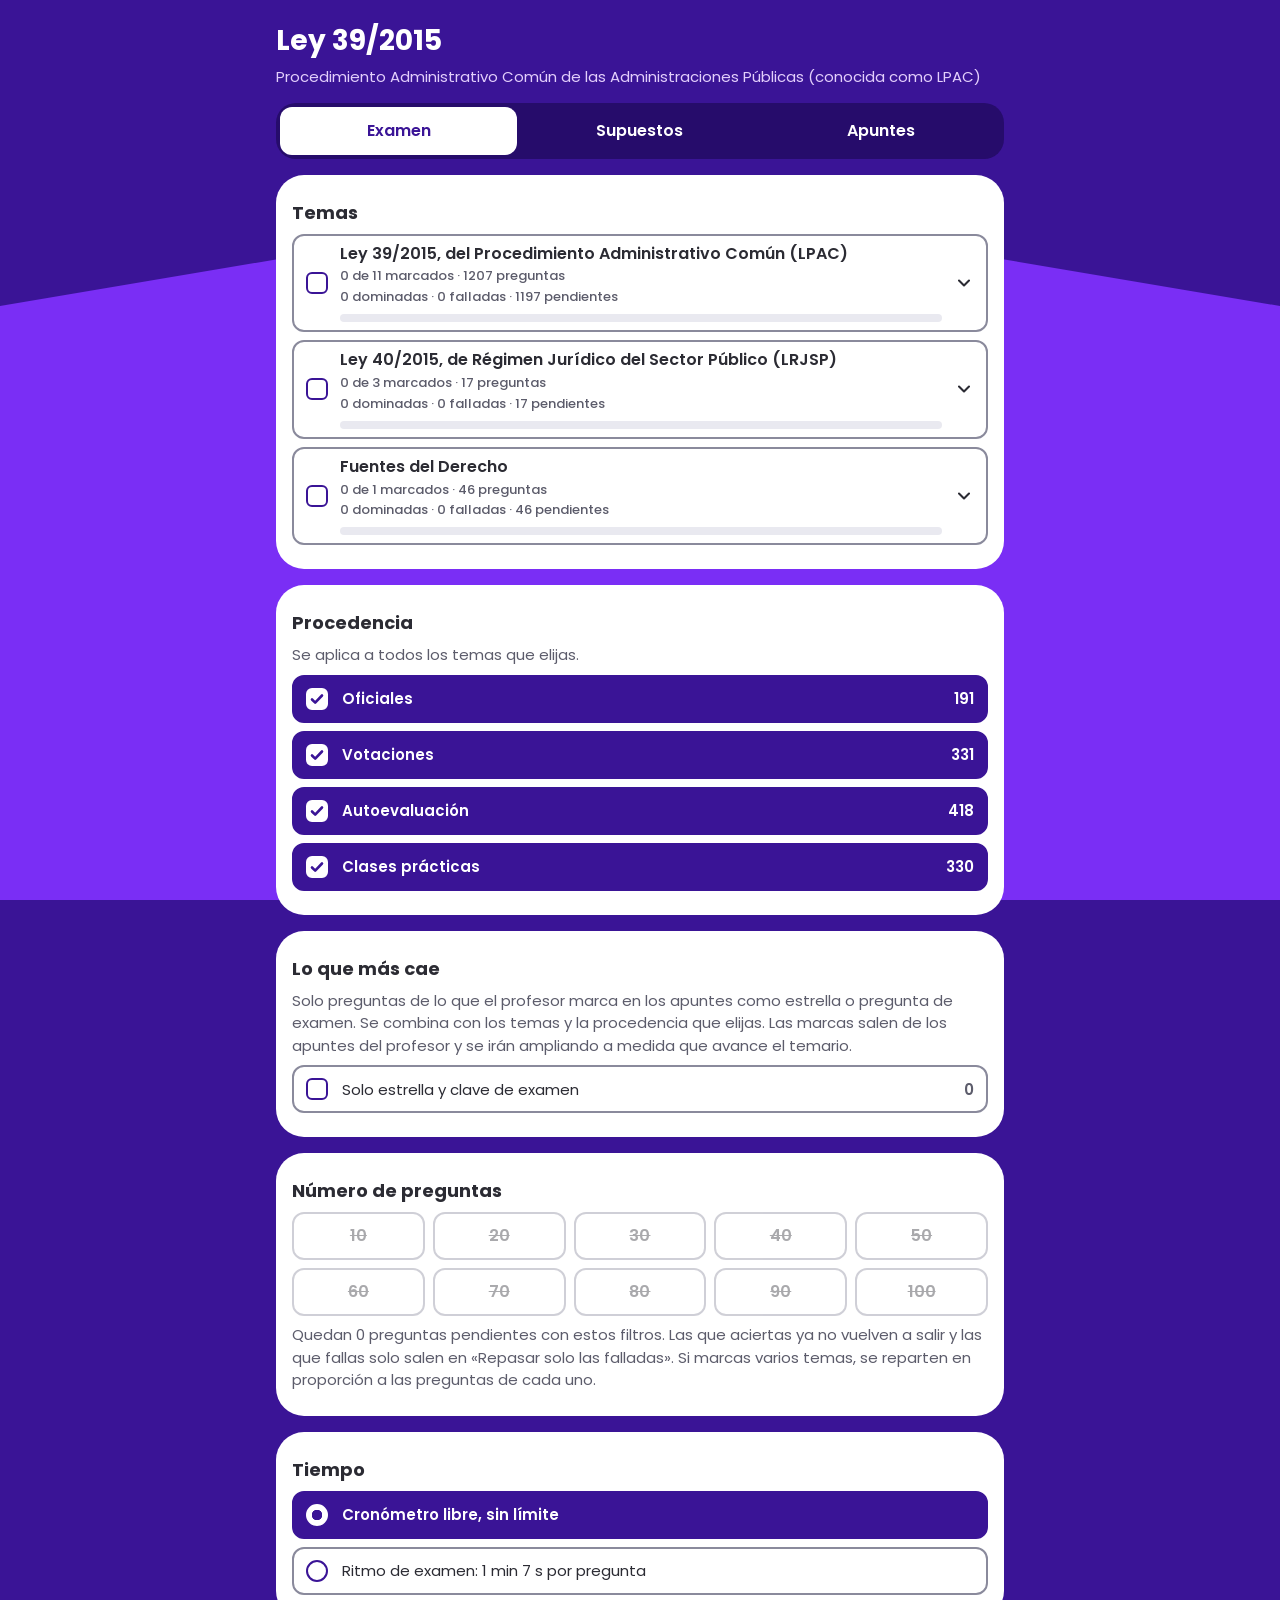
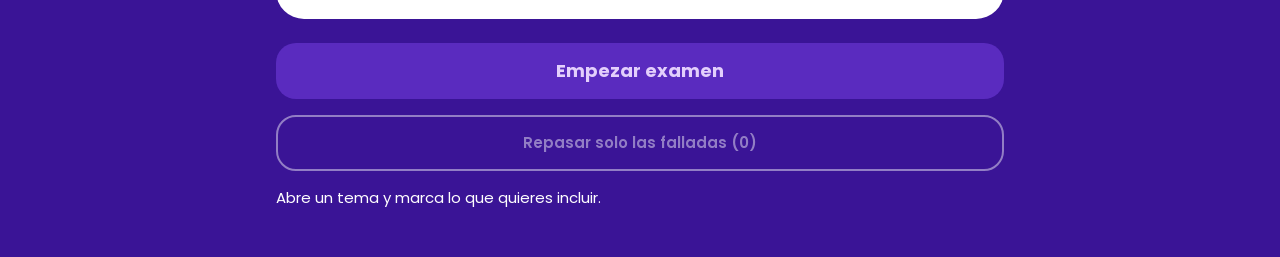
<file: index.html>
<!doctype html>
<html lang="es">
<head>
<meta charset="utf-8">
<meta name="viewport" content="width=device-width,initial-scale=1,viewport-fit=cover">
<link rel="icon" type="image/svg+xml" href="favicon.svg">
<title>Ley 39/2015</title>
<meta name="description" content="Procedimiento Administrativo Común de las Administraciones Públicas (conocida como LPAC). Exámenes tipo test con todas las respuestas explicadas.">
<meta name="theme-color" content="#3A1496">
<link rel="preconnect" href="https://fonts.googleapis.com">
<link rel="preconnect" href="https://fonts.gstatic.com" crossorigin>
<link rel="stylesheet" href="https://fonts.googleapis.com/css2?family=Poppins:wght@400;500;600;700&display=swap">
<link rel="stylesheet" href="css/estilos.css?v=59">
</head>
<body>
<div id="app"></div>
<dialog id="dialogo" class="dialogo"></dialog>
<div id="aviso" class="solo-lector" aria-live="polite"></div>
<noscript>Esta aplicación necesita JavaScript.</noscript>
<!-- Cada tema es un archivo de datos: añade aquí su línea. -->
<script src="data/ley39.js?v=61"></script>
<script src="data/ley40.js?v=61"></script>
<script src="data/fuentes.js?v=61"></script>
<script src="data/contratos.js?v=61"></script>
<script src="data/esquemas.js?v=61"></script>
<script src="js/vendor/gsap.min.js?v=3.13.0"></script>
<script src="js/vendor/Flip.min.js?v=3.13.0"></script>
<script src="js/movimiento.js?v=59"></script>
<script src="js/visor.js?v=59"></script>
<script src="js/app.js?v=61"></script>
</body>
</html>
</file>
<file: css/estilos.css>
:root{
  /* Color, tomado de la foto de referencia */
  --violeta-oscuro:#3A1496; --violeta:#7A2EF5; --violeta-medio:#5A2BBF; --lila:#C9A0FA; --lila-claro:#E3CFFC;
  --pista:#260C6B; --blanco:#FFFFFF; --tinta:#2B2B33; --tinta-2:#5C5C6B; --borde:#8A8A9C; --linea:#DADAE3; --superficie:#F5F3FB;
  --verde:#8AE58C; --verde-canto:#55B85C; --verde-tinta:#0B3B17; --verde-barra:#3CC47C;
  --ok-fondo:#DFFBDF; --ok-borde:#3F9E4D; --ok-tinta:#14632A;
  --mal-fondo:#FFDEDE; --mal-borde:#D4504F; --mal-tinta:#A21F1F;
  --blanco-fondo:#E9E9F0; --blanco-tinta:#4B4B5A;
  /* Radios */
  --r-s:12px; --r-m:20px; --r-l:28px; --r-total:999px;
  /* Espacios */
  --e1:4px; --e2:8px; --e3:12px; --e4:16px; --e5:24px; --e6:32px; --e7:48px;
  /* Tipografía */
  --t-xs:.8125rem; --t-s:.9375rem; --t-m:1rem; --t-l:1.125rem; --t-xl:1.375rem; --t-xxl:1.75rem;
  --fuente:"Poppins",Arial,sans-serif;
  --ancho:1120px;
}
*{box-sizing:border-box}
[hidden]{display:none!important}
html,body{margin:0;height:100%}
body{background:var(--violeta-oscuro);color:var(--tinta);font:400 var(--t-m)/1.5 var(--fuente);-webkit-font-smoothing:antialiased}
h1,h2,h3,p{margin:0}
button{font:inherit;color:inherit;cursor:pointer}
button:disabled{cursor:not-allowed}
:focus-visible{outline:3px solid var(--tinta);outline-offset:2px}
.sobre-violeta :focus-visible,.cabecera :focus-visible,.pie :focus-visible{outline-color:var(--blanco)}
.solo-lector{position:absolute;width:1px;height:1px;margin:-1px;padding:0;border:0;overflow:hidden;clip-path:inset(50%);white-space:nowrap}

/* ---------- Fondo de dos tonos, como la foto ---------- */
.fondo{position:fixed;inset:0;z-index:-1;background:var(--violeta-oscuro)}
.fondo::after{content:"";position:absolute;inset:0;background:var(--violeta);clip-path:polygon(0 34%,50% 22%,100% 34%,100% 100%,0 100%)}

/* ---------- Pantalla fija ---------- */
.fija{height:100vh;height:100dvh;display:flex;flex-direction:column;overflow:hidden;
  padding:max(var(--e3),env(safe-area-inset-top)) var(--e4) max(var(--e3),env(safe-area-inset-bottom));
  max-width:var(--ancho);margin:0 auto;gap:var(--e3)}
/* Dos columnas laterales iguales: el contador del centro no se mueve aunque cambie el ancho del reloj. */
.cabecera{display:grid;grid-template-columns:minmax(0,1fr) auto minmax(0,1fr);align-items:center;gap:var(--e2);color:var(--blanco);flex:none}
.cabecera>:first-child{justify-self:start}
.cabecera>:last-child{justify-self:end}
.cuenta{text-align:center;font-weight:600;font-size:var(--t-m);white-space:nowrap;font-variant-numeric:tabular-nums}
.btn-cuadrado{width:44px;height:44px;flex:none;display:grid;place-items:center;border:0;border-radius:var(--r-s);background:var(--violeta-medio);color:var(--blanco)}
.btn-cuadrado svg{width:24px;height:24px}
.btn-cuadrado:disabled{opacity:.45}
.controles{display:flex;align-items:center;gap:var(--e2)}
.btn-pausa{width:44px;height:44px;display:grid;place-items:center;border:0;border-radius:var(--r-s);background:var(--violeta-medio);color:var(--blanco)}
.btn-pausa svg{width:22px;height:22px}
.reloj{display:inline-flex;align-items:center;gap:var(--e1);min-height:44px;padding:0 var(--e3);border:0;border-radius:var(--r-total);
  background:var(--violeta);color:var(--blanco);font-weight:600;font-variant-numeric:tabular-nums}
.reloj svg{width:20px;height:20px}
/* Poppins no tiene números de ancho fijo: sin esto el reloj cambia de tamaño cada segundo. */
#reloj-t{display:inline-block;min-width:3em;text-align:center}
#reloj-t.largo{min-width:3.7em}
.reloj.poco{background:var(--blanco);color:var(--mal-tinta)}
.progreso{flex:none;height:12px;border-radius:var(--r-total);background:var(--pista);overflow:hidden}
.progreso i{display:block;height:100%;background:var(--verde-barra);border-radius:var(--r-total)}

/* ---------- Tarjeta de pregunta con las hojas apiladas ---------- */
.pila{flex:1;min-height:0;position:relative;display:flex;flex-direction:column;margin-bottom:var(--e4)}
.pila::before,.pila::after{content:"";position:absolute;left:var(--e4);right:var(--e4);bottom:-8px;height:40px;background:var(--lila);border-radius:0 0 var(--r-m) var(--r-m);z-index:0}
.pila::after{left:var(--e6);right:var(--e6);bottom:-16px;background:var(--lila);opacity:.55;z-index:-1}
.tarjeta{position:relative;z-index:1;flex:1;min-height:0;display:flex;flex-direction:column;background:var(--blanco);border-radius:var(--r-l);overflow:hidden}
.tarjeta-cuerpo{flex:1;min-height:0;overflow-y:auto;padding:var(--e4);-webkit-overflow-scrolling:touch}
.etiqueta{display:flex;justify-content:space-between;gap:var(--e3);align-items:baseline;color:var(--tinta-2);font-size:var(--t-xs)}
.enunciado{font-size:var(--t-l);line-height:1.4;font-weight:600;margin:var(--e2) 0 var(--e4);white-space:pre-line}
.enunciado:focus{outline:none}
.opciones{display:grid;gap:var(--e2)}
.opcion{display:grid;grid-template-columns:auto 1fr auto;gap:var(--e3);align-items:center;width:100%;min-height:52px;text-align:left;
  padding:var(--e3) var(--e4);background:var(--blanco);border:2px solid var(--borde);border-radius:var(--r-m);font-weight:500;font-size:var(--t-s);line-height:1.35}
.opcion:disabled{cursor:default;color:var(--tinta)}
.letra{font-weight:700;width:1.25em}
.marca{width:28px;height:28px;display:none}
.opcion.bien,.opcion.mal{border-color:var(--ok-borde);background:var(--ok-fondo)}
.opcion.mal{border-color:var(--mal-borde);background:var(--mal-fondo)}
.opcion.bien .marca,.opcion.mal .marca{display:block}
.opcion.elegida,.opcion.elegida:not(:disabled):hover{border-color:var(--violeta-oscuro);background:var(--violeta-oscuro);color:var(--blanco);font-weight:600}
.opcion.elegida .marca{display:block}
.btn-apoyo{display:inline-flex;align-items:center;gap:var(--e2);margin:0 0 var(--e3);min-height:44px;padding:0 var(--e4);border:2px solid var(--violeta);border-radius:var(--r-total);background:var(--blanco);color:var(--violeta-oscuro);font-weight:600;font-size:var(--t-s)}
.btn-apoyo svg{width:20px;height:20px}
.pista-scroll{position:absolute;left:50%;bottom:var(--e2);transform:translateX(-50%);z-index:2;padding:var(--e1) var(--e3);border-radius:var(--r-total);background:var(--tinta);color:var(--blanco);font-size:var(--t-xs);pointer-events:none;white-space:nowrap}

/* ---------- Pie con los botones ---------- */
.pie{flex:none;display:grid;grid-template-columns:1fr 1.5fr;gap:var(--e3);align-items:stretch;padding-top:var(--e2)}
.btn{min-height:56px;padding:var(--e2) var(--e5);border:0;border-radius:var(--r-m);font-weight:700;font-size:var(--t-l);text-align:center;text-decoration:none;display:inline-flex;align-items:center;justify-content:center}
.btn-principal{background:var(--verde);color:var(--verde-tinta);box-shadow:0 6px 0 var(--verde-canto)}
.btn-principal:active:not(:disabled){transform:translateY(3px);box-shadow:0 3px 0 var(--verde-canto)}
.btn-principal:disabled{background:var(--violeta-medio);color:var(--lila-claro);box-shadow:none}
.btn-secundario{background:none;color:var(--blanco);border:2px solid var(--blanco);font-size:var(--t-s);font-weight:600;line-height:1.2;padding:var(--e2)}
.btn-secundario:disabled{opacity:.45}
.btn-claro{background:var(--superficie);color:var(--violeta-oscuro);border:2px solid var(--violeta);font-size:var(--t-s);font-weight:600}

/* ---------- Páginas con scroll: inicio y resultados ---------- */
.pagina{min-height:100vh;min-height:100svh;overflow-anchor:none;max-width:760px;margin:0 auto;padding:var(--e5) var(--e4) var(--e7);display:flex;flex-direction:column;gap:var(--e4)}
.pagina-titulo{color:var(--blanco);font-size:var(--t-xxl);line-height:1.2;font-weight:700}
.pagina-desc{color:var(--lila-claro);font-size:var(--t-s);line-height:1.4;margin-top:calc(-1 * var(--e2))}
.pagina-sub{color:var(--blanco);font-size:var(--t-s)}
.panel{background:var(--blanco);border-radius:var(--r-l);padding:var(--e5) var(--e4);display:grid;gap:var(--e3)}
.panel h2{font-size:var(--t-l);font-weight:700;line-height:1.3}
.panel h3{font-size:var(--t-m);font-weight:600}
.nota{font-size:var(--t-s);color:var(--tinta-2)}
.pestanas{display:grid;grid-template-columns:repeat(3,1fr);gap:var(--e1);padding:var(--e1);background:var(--pista);border-radius:var(--r-m)}
.pestana{position:relative;z-index:1;grid-row:1;min-height:48px;border:0;border-radius:var(--r-s);background:none;color:var(--blanco);font-weight:600}
.pestana:nth-of-type(1){grid-column:1}
.pestana:nth-of-type(2){grid-column:2}
.pestana:nth-of-type(3){grid-column:3}
.pestana[aria-selected="true"]{color:var(--violeta-oscuro)}
/* Fondo de la pestaña activa: pieza aparte que se desliza (js/movimiento.js) */
.pestana-marca{grid-row:1;border-radius:var(--r-s);background:var(--blanco)}
fieldset{border:0;margin:0;padding:0;display:grid;gap:var(--e2);min-width:0}
legend{padding:0;margin-bottom:var(--e2);font-size:var(--t-l);font-weight:700}
.tema{border:2px solid var(--borde);border-radius:var(--r-s);overflow:hidden}
.tema-cab{display:grid;grid-template-columns:auto 1fr;align-items:stretch}
.tema-cab.sin-check{grid-template-columns:1fr}
.tema-cab input{margin:var(--e4) 0 var(--e4) var(--e3);align-self:center}
.tema-abrir{display:flex;justify-content:space-between;align-items:center;gap:var(--e3);min-height:56px;padding:var(--e2) var(--e3);border:0;background:none;text-align:left;font-weight:600;font-size:var(--t-m);line-height:1.3}
.tema-abrir small{display:block;font-size:var(--t-xs);font-weight:500;color:var(--tinta-2);margin-top:var(--e1)}
.tema-abrir>span{flex:1;min-width:0}
.tema-abrir svg{width:20px;height:20px;flex:none}
.tema-abrir[aria-expanded="true"] svg{transform:rotate(180deg)}
.tema-dentro{display:grid;gap:var(--e2);padding:var(--e1) var(--e3) var(--e3)}
.enlace{border:0;background:none;padding:var(--e1) 0;color:var(--violeta-oscuro);font-weight:600;font-size:var(--t-s);text-decoration:underline;text-underline-offset:3px}
.check{display:grid;grid-template-columns:24px 1fr auto;gap:var(--e3);align-items:center;min-height:48px;padding:var(--e2) var(--e3);border:2px solid var(--borde);border-radius:var(--r-s);cursor:pointer;font-size:var(--t-s);line-height:1.3}
/* Casillas y círculos dibujados a mano: el control nativo con accent-color blanco sobre violeta perdía la marca en el móvil. */
.check input,.tema-cab input{-webkit-appearance:none;appearance:none;flex:none;width:22px;height:22px;margin:0;border:2px solid var(--violeta-oscuro);border-radius:6px;background:var(--blanco) center/16px 16px no-repeat}
.tema-cab input{margin:var(--e4) 0 var(--e4) var(--e3)}
.check input[type="radio"]{border-radius:50%}
.check input:checked,.tema-cab input:checked{background-image:url("data:image/svg+xml,%3Csvg xmlns='http://www.w3.org/2000/svg' viewBox='0 0 16 16'%3E%3Cpath d='M3 8.5l3.2 3.2L13 4.5' fill='none' stroke='%233A1496' stroke-width='2.6' stroke-linecap='round' stroke-linejoin='round'/%3E%3C/svg%3E")}
.check input[type="radio"]:checked{background-image:radial-gradient(circle,var(--violeta-oscuro) 0 5px,transparent 5.5px)}
.tema-cab input:indeterminate{background-image:url("data:image/svg+xml,%3Csvg xmlns='http://www.w3.org/2000/svg' viewBox='0 0 16 16'%3E%3Cpath d='M3.5 8h9' fill='none' stroke='%233A1496' stroke-width='2.8' stroke-linecap='round'/%3E%3C/svg%3E")}
@media (forced-colors:active){.check input,.tema-cab input{-webkit-appearance:auto;appearance:auto}}
.check.marcado{border-color:var(--violeta-oscuro);background:var(--violeta-oscuro);color:var(--blanco);font-weight:600}
.check.marcado input{border-color:var(--blanco)}
.check.marcado b{color:var(--blanco)}
.check:has(input:focus-visible){outline:3px solid var(--tinta);outline-offset:2px}
.check input:focus-visible{outline:none}
.check.apagado{opacity:.5;cursor:not-allowed}
.check small{display:block;margin-top:var(--e1);font-size:var(--t-xs);font-weight:500;color:var(--tinta-2)}
.check.marcado small{color:var(--lila-claro)}
.tema-abrir .barra{margin-top:var(--e2)}
.check b{font-weight:600;font-variant-numeric:tabular-nums;color:var(--tinta-2)}
.rejilla{display:grid;grid-template-columns:repeat(5,1fr);gap:var(--e2)}
.chip{position:relative;display:grid;place-items:center;min-height:48px;border:2px solid var(--borde);border-radius:var(--r-s);font-weight:600;cursor:pointer}
.chip input{position:absolute;inset:0;opacity:0;margin:0;cursor:inherit}
.chip.marcado{background:var(--violeta-oscuro);border-color:var(--violeta-oscuro);color:var(--blanco)}
.chip:has(input:focus-visible){outline:3px solid var(--tinta);outline-offset:2px}
.chip:has(input:disabled){opacity:.4;cursor:not-allowed;text-decoration:line-through}
.acciones{display:grid;gap:var(--e4);padding-top:var(--e2)}
.acciones .btn{width:100%}
.resumir{display:grid;gap:var(--e3)}
.btn-linea{background:none;color:var(--blanco);border:2px solid var(--blanco);font-size:var(--t-s);font-weight:600}

/* ---------- Supuestos: enunciado arriba, preguntas abajo ---------- */
.reparto{flex:1;min-height:0;display:grid;grid-template-rows:minmax(0,2fr) minmax(0,3fr);gap:var(--e3)}
.reparto.plegado{grid-template-rows:auto minmax(0,1fr)}
.caso{background:var(--superficie);border-radius:var(--r-m);display:flex;flex-direction:column;min-height:0;overflow:hidden}
.caso-cab{flex:none;display:flex;justify-content:space-between;align-items:center;gap:var(--e3);padding:var(--e2) var(--e4);font-weight:700;font-size:var(--t-s)}
.caso-texto{flex:1;min-height:0;overflow-y:auto;padding:0 var(--e4) var(--e3);font-size:var(--t-s);line-height:1.5;}
.caso-texto p+p,.caso-texto ul+p,.caso-texto p+ul{margin-top:var(--e3)}
.caso-texto p.sub{font-weight:700;margin-top:var(--e4)}
.caso-texto p.sub+p{margin-top:var(--e2)}
.caso-texto p.apartado{padding-left:var(--e4)}
.caso-texto p.apartado+p.apartado{margin-top:var(--e2)}
.caso-texto ul{padding-left:var(--e5)}
.caso-texto li+li{margin-top:var(--e2)}
.lista-preg{overflow-anchor:none;background:var(--blanco);border-radius:var(--r-m);min-height:0;overflow-y:auto;padding:var(--e4);display:grid;gap:var(--e5);align-content:start}
.preg h3{font-size:var(--t-m);font-weight:600;line-height:1.4;margin-bottom:var(--e3);white-space:pre-line}
.preg h3 span{color:var(--violeta-oscuro);font-weight:700}
.pie-uno{grid-template-columns:1fr}
/* Ejercicio de clase sin caso largo: sin panel de enunciado, la consigna encabeza la lista de preguntas. */
.reparto.solo{grid-template-rows:minmax(0,1fr)}
.consigna{display:grid;gap:var(--e2)}
.consigna h2{font-size:var(--t-l);font-weight:700;line-height:1.3;color:var(--violeta-oscuro)}
.consigna p{font-size:var(--t-m);line-height:1.5}
.grupo{border-top:1px solid var(--borde)}
.grupo-abrir{display:flex;justify-content:space-between;align-items:center;gap:var(--e3);width:100%;min-height:48px;padding:var(--e2) var(--e1);border:0;background:none;text-align:left;font-weight:600;font-size:var(--t-s);color:var(--tinta-2);line-height:1.3}
.grupo-abrir>span{flex:1;min-width:0}
.grupo-abrir small{display:block;font-size:var(--t-xs);font-weight:500;margin-top:var(--e1)}
.grupo-abrir svg{width:18px;height:18px;flex:none}
.grupo-abrir[aria-expanded="true"] svg{transform:rotate(180deg)}
.grupo-dentro{display:grid;gap:var(--e2);padding-bottom:var(--e2)}
.grupo-titulo{font-size:var(--t-s);font-weight:600;color:var(--tinta-2);margin-top:var(--e2)}

/* ---------- Resultados ---------- */
.marcador{display:grid;grid-template-columns:repeat(3,1fr);gap:var(--e2)}
.dato{padding:var(--e3) var(--e2);border-radius:var(--r-s);text-align:center;font-size:var(--t-s);font-weight:500}
.dato b{display:block;font-size:var(--t-xl);line-height:1.2;font-weight:700;font-variant-numeric:tabular-nums}
.dato.ok{background:var(--ok-fondo);color:var(--ok-tinta)}
.dato.ko{background:var(--mal-fondo);color:var(--mal-tinta)}
.dato.nu{background:var(--blanco-fondo);color:var(--blanco-tinta)}
.neta{font-size:var(--t-m)}
.neta b{font-size:var(--t-xl);font-weight:700}
.resultado{padding:var(--e4) 0;border-top:1px solid var(--linea);display:grid;gap:var(--e3)}
.resultado:first-child{border-top:0;padding-top:0}
.resultado-cab{display:flex;justify-content:space-between;gap:var(--e3);align-items:baseline;font-size:var(--t-xs);font-weight:600}
.estado-ok{color:var(--ok-tinta)} .estado-ko{color:var(--mal-tinta)} .estado-nu{color:var(--blanco-tinta)}
.resultado-q{font-weight:600;line-height:1.4;font-size:var(--t-m);white-space:pre-line}
.linea{display:grid;grid-template-columns:auto 1fr auto;gap:var(--e3);align-items:center;padding:var(--e3);border:2px solid var(--linea);border-radius:var(--r-s);font-size:var(--t-s);font-weight:500;line-height:1.35}
.linea small{display:block;font-size:var(--t-xs);font-weight:600}
.linea.bien{background:var(--ok-fondo);border-color:var(--ok-borde)}
.linea.bien small{color:var(--ok-tinta)}
.linea.mal{background:var(--mal-fondo);border-color:var(--mal-borde)}
.linea.mal small{color:var(--mal-tinta)}
.linea svg{width:24px;height:24px}
.acordeon{width:100%;display:flex;justify-content:space-between;align-items:center;min-height:48px;padding:var(--e2) var(--e3);border:0;border-radius:var(--r-s);background:var(--superficie);color:var(--violeta-oscuro);font-weight:600;font-size:var(--t-s);text-align:left}
.acordeon svg{width:20px;height:20px;flex:none}
.acordeon[aria-expanded="true"] svg{transform:rotate(180deg)}
.justificacion{display:grid;gap:var(--e3);padding:var(--e1) var(--e3) var(--e3);font-size:var(--t-s);line-height:1.55}
.precepto{font-weight:600}
.razon{display:grid;grid-template-columns:1.5em 1fr;gap:var(--e1)}
.razon b.l{font-weight:700}
.razon.es{padding:var(--e3);background:var(--ok-fondo);border-radius:var(--r-s)}
.ojo{padding:var(--e3);border:2px solid var(--violeta);border-radius:var(--r-s)}
.ojo b{font-weight:700}
/* Marca del profesor: texto con icono en la línea de cabecera, sin caja propia. */
.sello{display:inline-flex;align-items:center;gap:var(--e1);font-weight:700;color:var(--violeta-oscuro);white-space:nowrap}
.sello svg{width:1.15em;height:1.15em;flex:none}
.sello.poco{font-weight:600;color:var(--tinta-2)}
.resultado-cab .sello{margin-left:var(--e3)}
.preg .etiqueta{margin:0 0 var(--e1)}
.nota-profe{margin:var(--e3) 0}
.revisar{padding:var(--e3);border:2px dashed var(--borde);border-radius:var(--r-s);font-size:var(--t-s)}
.revisar b{font-weight:700}
.filtros{display:flex;flex-wrap:wrap;gap:var(--e2)}
.filtro{min-height:44px;padding:0 var(--e4);border:2px solid var(--borde);border-radius:var(--r-total);background:var(--blanco);font-weight:600;font-size:var(--t-s)}
.filtro[aria-pressed="true"]{background:var(--violeta-oscuro);border-color:var(--violeta-oscuro);color:var(--blanco)}

/* ---------- Estadística por temas ---------- */
.estadistica{display:grid;gap:var(--e4)}
.est-fila{display:grid;gap:var(--e1)}
.est-nombre{display:flex;justify-content:space-between;gap:var(--e3);font-weight:600;font-size:var(--t-s);line-height:1.3}
.est-nombre span{flex:none;font-weight:500;color:var(--tinta-2)}
.estadistica{gap:var(--e6)}
.est-tema{display:grid;gap:var(--e4)}
.est-total .est-nombre{font-size:var(--t-m);font-weight:700}
.est-total .barra{height:28px}
.est-total .est-datos{font-size:var(--t-s)}
.est-desglose{display:grid;gap:var(--e4);padding-left:var(--e3);border:0}
.barra{display:flex;height:20px;border-radius:var(--r-total);overflow:hidden;background:var(--blanco-fondo)}
.barra i{display:block;height:100%}
.barra .a{background:var(--ok-borde)}
.barra .f{background:var(--mal-borde)}
.barra .b{background:var(--blanco-fondo)}
.barra.fina{height:var(--e2);margin-top:var(--e2)}
.est-datos{display:flex;flex-wrap:wrap;gap:0 var(--e3);font-size:var(--t-xs);font-weight:500}
.est-datos .a{color:var(--ok-tinta)} .est-datos .f{color:var(--mal-tinta)} .est-datos .b{color:var(--blanco-tinta)}

/* ---------- Acceso directo a las preguntas (resultados) ---------- */
.res-titulo{display:flex;align-items:center;gap:var(--e3)}
.res-cols{display:contents}
.res-contenido{display:grid;gap:var(--e4);min-width:0}
.nav-res{background:var(--blanco);border:2px solid var(--borde);border-radius:var(--r-m);display:flex;flex-direction:column;min-height:0}
.nav-toggle{display:flex;justify-content:space-between;align-items:center;gap:var(--e3);width:100%;min-height:48px;padding:var(--e2) var(--e4);border:0;border-radius:var(--r-m);background:none;color:var(--violeta-oscuro);font-weight:700;font-size:var(--t-s);text-align:left}
.nav-toggle svg{width:20px;height:20px;flex:none}
.nav-toggle[aria-expanded="true"] svg{transform:rotate(180deg)}
.nav-cuerpo{display:none;overflow-y:auto;padding:0 var(--e4) var(--e4);gap:var(--e4);min-height:0}
.nav-res.abierto .nav-cuerpo{display:grid;max-height:42dvh}
.nav-titulo{display:none;font-size:var(--t-l);font-weight:700;line-height:1.3}
.nav-rejilla{display:grid;grid-template-columns:repeat(auto-fill,minmax(44px,1fr));gap:var(--e2)}
.cuadro{position:relative;display:grid;place-items:center;min-width:44px;min-height:44px;padding:0;border:2px solid var(--borde);border-radius:var(--r-s);font-weight:700;font-size:var(--t-s);font-variant-numeric:tabular-nums;line-height:1;background:var(--blanco-fondo);color:var(--blanco-tinta);border-style:dashed}
.cuadro.acierto{background:var(--ok-fondo);border:2px solid var(--ok-borde);color:var(--ok-tinta)}
.cuadro.fallo{background:var(--mal-fondo);border:2px solid var(--mal-borde);color:var(--mal-tinta)}
.cuadro svg{display:block;position:absolute;top:2px;right:2px;width:12px;height:12px}
i.cuadro{display:block;min-width:0;min-height:0;width:20px;height:20px;flex:none}
.nav-leyenda{list-style:none;margin:0;padding:0;display:flex;flex-wrap:wrap;gap:var(--e2) var(--e4);font-size:var(--t-xs);font-weight:500}
.nav-leyenda li{display:flex;align-items:center;gap:var(--e2)}
.nav-res .btn{width:100%}
/* Al llegar desde "Ir a una pregunta" se marca un momento y el contorno se apaga solo. */
.resultado{outline:3px solid transparent;outline-offset:var(--e2);transition:outline-color .5s ease}
.resultado:focus{outline-color:transparent}
.resultado.resaltado{outline-color:var(--violeta);transition-duration:.15s}
/* Móvil: el acordeón se queda pegado arriba mientras se baja por las respuestas. */
.res-pag .nav-res{position:sticky;top:max(var(--e2),env(safe-area-inset-top));z-index:5}
.reparto.res{grid-template-rows:auto minmax(0,2fr) minmax(0,3fr)}
.reparto.res.plegado{grid-template-rows:auto auto minmax(0,1fr)}
.reparto.res.solo{grid-template-rows:auto minmax(0,1fr)}
.reparto.res .nav-res{flex:none}
/* El botón de volver ya está dentro del acordeón: sin barra fija abajo, más sitio para leer. */
.pie-res{display:none}
.reparto.res .nav-res.abierto .nav-cuerpo{max-height:30dvh}

/* ---------- Diálogo y calendario ---------- */
.dialogo{border:0;border-radius:var(--r-l);padding:var(--e5) var(--e4);width:min(560px,calc(100vw - 2*var(--e4)));max-height:calc(100dvh - 2*var(--e4));color:var(--tinta)}
.dialogo::backdrop{background:var(--pista);opacity:.75}
.dialogo[open]::backdrop,.visor[open]::backdrop{animation:velo-entra .18s ease-out}
.dialogo.cerrando::backdrop,.visor.cerrando::backdrop{animation:velo-sale .12s ease-in forwards}
@keyframes velo-entra{from{opacity:0}}
@keyframes velo-sale{to{opacity:0}}
.dialogo h2{font-size:var(--t-xl);font-weight:700;line-height:1.25;margin-bottom:var(--e2)}
.dialogo-x{position:sticky;top:calc(var(--e2) - var(--e5));z-index:1;height:0;display:flex;justify-content:flex-end}
.dialogo-x+h2{padding-right:calc(44px + var(--e3))}
.dialogo-acciones{display:grid;gap:var(--e3);margin-top:var(--e4)}
.meses{display:grid;grid-template-columns:repeat(auto-fit,minmax(220px,1fr));gap:var(--e4);margin:var(--e3) 0}
.mes caption{font-weight:700;font-size:var(--t-s);text-align:left;padding-bottom:var(--e1);text-transform:capitalize}
.mes{width:100%;border-collapse:collapse;font-size:var(--t-xs);font-variant-numeric:tabular-nums}
.mes th{font-weight:600;color:var(--tinta-2);padding:2px}
.mes td{text-align:center;padding:4px 2px}
.mes .rojo{color:var(--mal-tinta);font-weight:700;text-decoration:underline}
.mes .festivo{background:var(--mal-fondo);border-radius:var(--r-s)}
.pausa{flex:1;display:grid;justify-items:center;text-align:center;color:var(--blanco);gap:var(--e4);align-content:center}
.pausa .btn{min-width:220px}

/* ---------- Hover: solo donde hay ratón, para que no se quede pegado en el móvil ---------- */
@media (hover:hover){
  .opcion:not(:disabled):not(.elegida):hover,
  .check:not(.apagado):not(.marcado):hover,
  .chip:not(:has(input:disabled)):not(.marcado):hover,
  .filtro[aria-pressed="false"]:hover{border-color:var(--violeta-oscuro);background:var(--lila-claro)}
  .tema-cab:hover,.acordeon:hover,.nav-toggle:hover,.grupo-abrir:hover{background:var(--lila-claro)}
  .pestana[aria-selected="false"]:hover{background:color-mix(in srgb,var(--blanco) 18%,transparent)}
  .btn-cuadrado:not(:disabled):hover,.btn-pausa:hover{background:var(--violeta)}
  .btn-claro:hover{background:var(--lila-claro);border-color:var(--violeta-oscuro)}
}

/* ---------- Escritorio ---------- */
@media (min-width:900px){
  .fija{padding-top:var(--e5);padding-bottom:var(--e5);gap:var(--e4)}
  /* Examen: una sola columna. La tarjeta mide lo que mide la pregunta y queda centrada,
     con los botones siempre en el mismo sitio para no perseguirlos con el ratón. */
  .fija.examen,.fija.estrecha{max-width:920px}
  .fija.examen .pila{flex:0 1 auto;margin-top:auto;margin-bottom:auto}
  .fija.examen .tarjeta,.fija.examen .tarjeta-cuerpo{flex:0 1 auto}
  .fija.examen .tarjeta-cuerpo{padding:var(--e5) var(--e6)}
  .fija.examen .pie{margin-top:var(--e3)}
  .enunciado{font-size:var(--t-xl)}
  .opcion{font-size:var(--t-m)}
  .pie{grid-template-columns:220px 280px;justify-content:end}
  .reparto,.reparto.plegado{grid-template-rows:minmax(0,1fr);grid-template-columns:minmax(0,1fr) minmax(0,1fr)}
  .reparto.solo{grid-template-columns:minmax(0,1fr)}
  .plegar{display:none}
  .caso-texto{font-size:var(--t-m)}
  /* Resultados: columna izquierda con el acceso directo y respuestas a la derecha. */
  .res-pag{max-width:var(--ancho)}
  .res-cols{display:grid;grid-template-columns:280px minmax(0,1fr);gap:var(--e5);align-items:start}
  .res-pag .nav-res{top:var(--e5);max-height:calc(100dvh - 2*var(--e5))}
  .nav-toggle{display:none}
  .nav-cuerpo,.nav-res.abierto .nav-cuerpo{display:grid;max-height:none;padding:var(--e4)}
  .nav-titulo{display:block}
  .res-pag .acciones{display:none}
  .reparto.res,.reparto.res.plegado{grid-template-rows:auto minmax(0,1fr);grid-template-columns:minmax(0,1fr) minmax(0,1fr);grid-template-areas:"nav lista" "caso lista"}
  .reparto.res.solo{grid-template-rows:minmax(0,1fr);grid-template-columns:280px minmax(0,1fr);grid-template-areas:"nav lista"}
  .reparto.res .nav-res{grid-area:nav;max-height:50dvh;align-self:start}
  .reparto.res .caso{grid-area:caso}
  .reparto.res .lista-preg{grid-area:lista}
  .reparto.res.solo .nav-res{max-height:100%}
  .reparto.res .nav-res .nav-cuerpo,.reparto.res .nav-res.abierto .nav-cuerpo{max-height:none}
}
/* Móvil: un toque en el enunciado lo estira para leerlo mejor; otro toque lo devuelve a su tamaño. */
@media (max-width:899px){
  .reparto{transition:grid-template-rows .25s ease}
  .reparto.grande{grid-template-rows:minmax(0,7fr) minmax(0,3fr)}
  .reparto.res.grande{grid-template-rows:auto minmax(0,7fr) minmax(0,3fr)}
  .caso-texto{cursor:pointer;-webkit-tap-highlight-color:transparent}
  .justificacion{contain:layout paint}
}
/* Móvil: cabecera más compacta para que el contador no choque con el reloj. */
@media (max-width:430px){
  .cabecera{gap:var(--e1)}
  .cuenta{font-size:var(--t-s)}
  .reloj{padding:0 var(--e2)}
  #reloj-t{min-width:2.6em}
  #reloj-t.largo{min-width:3.4em}
}
@media (max-width:379px){
  .reloj svg{display:none}
}
@media (max-height:640px){
  .enunciado{font-size:var(--t-m)}
  .btn{min-height:48px}
}
/* Cambios de estado: color, borde y sombra se funden en lugar de saltar. Las flechas giran. */
.btn,.btn-cuadrado,.btn-pausa,.btn-apoyo,.btn-claro,.opcion,.check,.chip,.filtro,.pestana,.tema-cab,.tema-abrir,.grupo-abrir,.acordeon,.apunte,.cuadro,.nav-toggle,.enlace{
  transition:background-color .15s ease,border-color .15s ease,color .15s ease,box-shadow .15s ease,opacity .15s ease}
/* Las pestañas cambian de color al ritmo del fondo blanco que aparece (js/movimiento.js). */
.pestana{transition:color .18s ease-out,background-color .15s ease}
.btn-principal{transition:background-color .15s ease,color .15s ease,box-shadow .1s ease,transform .1s ease}
.tema-abrir svg,.grupo-abrir svg,.acordeon svg,.nav-toggle svg{transition:transform .2s ease}
@media (prefers-reduced-motion:reduce){*,::backdrop{transition:none!important;animation:none!important}}
.dialogo h2:focus{outline:none}

/* ---------- Visor de apuntes ---------- */
.visor{--giro:0;padding:0;border:0;border-radius:var(--r-l);overflow:hidden;max-width:none;max-height:none;
  width:min(1500px,calc(100vw - 2*var(--e5)));height:calc(100dvh - 2*var(--e5));background:var(--blanco-fondo);color:var(--blanco)}
.visor[open]{display:flex;flex-direction:column}
.visor::backdrop{background:color-mix(in srgb,var(--pista) 82%,transparent)}
.visor-cab{flex:none;display:flex;align-items:center;gap:var(--e3);padding:var(--e3) var(--e4);background:var(--violeta-oscuro)}
.visor-tit{flex:1;min-width:0}
.visor-tit h2{font-size:var(--t-l);font-weight:600;line-height:1.25;overflow:hidden;text-overflow:ellipsis;white-space:nowrap}
.visor-tit p{font-size:var(--t-xs);color:var(--lila-claro)}
.visor-tit p:empty{display:none}
.visor-herr{flex:none;display:flex;gap:var(--e2)}
.visor-b,.visor-x{flex:none;width:44px;height:44px;display:grid;place-items:center;border:0;border-radius:var(--r-s);color:var(--blanco)}
.visor-b{background:var(--violeta-medio)}
.visor-b:disabled{opacity:.45}
.visor-x{background:var(--mal-tinta)}
.visor-b svg,.visor-x svg{width:24px;height:24px}
.visor :focus-visible{outline-color:var(--blanco)}
.visor-esc:focus-visible{outline:3px solid var(--violeta-oscuro);outline-offset:-3px}
.visor-esc{flex:1;min-height:0;position:relative;overflow:hidden;background:var(--blanco-fondo);touch-action:none;cursor:zoom-in;user-select:none;-webkit-user-select:none}
.visor-esc.ampliado{cursor:grab}
.visor-esc.agarrado{cursor:grabbing}
.visor-lienzo{position:absolute;left:0;top:0;transform-origin:0 0;background:var(--blanco)}
.visor-img{display:block;width:100%;height:100%;pointer-events:none}
.visor-pie{flex:none;display:flex;justify-content:flex-start;gap:var(--e2);padding:var(--e2) var(--e4);background:var(--violeta-oscuro);overflow-x:auto;scrollbar-width:thin}
.visor-pie[hidden]{display:none}
.visor-ap{flex:none;display:flex;align-items:center;gap:var(--e2);max-width:min(15rem,70vw);min-height:44px;padding:0 var(--e3) 0 var(--e2);border:2px solid transparent;border-radius:var(--r-s);background:var(--violeta-medio);color:var(--blanco);font-size:var(--t-xs);text-align:left}
.visor-ap b{flex:none;display:grid;place-items:center;width:26px;height:26px;border-radius:50%;background:var(--blanco);color:var(--violeta-oscuro);font-size:var(--t-xs)}
.visor-ap span{min-width:0;overflow:hidden;text-overflow:ellipsis;white-space:nowrap}
.visor-ap[aria-current]{background:var(--blanco);color:var(--violeta-oscuro);border-color:var(--blanco);font-weight:600}
.visor-ap[aria-current] b{background:var(--violeta-oscuro);color:var(--blanco)}
@media (pointer:coarse){.visor-zoom{display:none}}
/* Móvil de pie: la ventana se gira un cuarto de vuelta para que el esquema apaisado ocupe toda la pantalla. */
@media (orientation:portrait) and (max-width:820px){
  .visor{--giro:1;position:fixed;inset:0 auto auto 100%;margin:0;width:100dvh;height:100dvw;border-radius:0;transform-origin:0 0;transform:rotate(90deg)}
}
/* Móvil tumbado: pantalla completa, sin girar. */
@media (orientation:landscape) and (max-height:520px){
  .visor{width:100vw;height:100dvh;border-radius:0}
  .visor-cab{padding:var(--e2) var(--e3)}
}

/* ---------- Pestaña Apuntes ---------- */
.buscar input{width:100%;min-height:48px;padding:var(--e2) var(--e3);border:2px solid var(--borde);border-radius:var(--r-s);background:var(--blanco);color:var(--tinta);font:inherit;font-size:var(--t-s)}
.buscar input:focus-visible{border-color:var(--violeta-oscuro)}
.temas{display:grid;gap:var(--e4)}
.apunte{display:block;width:100%;min-height:48px;padding:var(--e2) var(--e3);border:2px solid var(--borde);border-radius:var(--r-s);background:var(--blanco);text-align:left;font-size:var(--t-s);font-weight:600;line-height:1.3;color:var(--tinta)}
.apunte small{display:block;margin-top:var(--e1);font-size:var(--t-xs);font-weight:500;color:var(--tinta-2)}
@media (hover:hover){.apunte:hover{background:var(--lila-claro);border-color:var(--violeta-oscuro)}}

/* Bloques de Apuntes: cabecera con número y fondo propio, apuntes como filas de lista */
.tema-ap{background:var(--blanco)}
.tema-ap .tema-cab{background:var(--superficie)}
.tema-ap .tema-abrir{display:grid;grid-template-columns:auto 1fr auto;align-items:center;gap:var(--e4);font-size:var(--t-l);font-weight:700}
.tema-ap .tema-abrir small{font-size:var(--t-xs);font-weight:500}
.ap-num{font-size:var(--t-xxl);font-weight:700;line-height:1;color:var(--violeta);min-width:1.6em;font-variant-numeric:tabular-nums}
.tema-ap:has(.tema-abrir[aria-expanded="true"]){border-color:var(--violeta-oscuro)}
.tema-ap .tema-cab:has([aria-expanded="true"]){background:var(--violeta-oscuro)}
.tema-ap .tema-cab:has([aria-expanded="true"]) .tema-abrir{color:var(--blanco)}
.tema-ap .tema-cab:has([aria-expanded="true"]) .tema-abrir small{color:var(--lila-claro)}
.tema-ap .tema-cab:has([aria-expanded="true"]) .ap-num{color:var(--lila)}
.tema-ap .tema-dentro{gap:0;padding:0}
.tema-ap .grupo-titulo{margin:0;padding:var(--e4) var(--e4) var(--e2);font-size:var(--t-m);font-weight:700;color:var(--violeta-oscuro);background:var(--superficie);border-top:1px solid var(--linea)}
.tema-ap .apunte{border:0;border-top:1px solid var(--linea);border-radius:0;padding:var(--e3) var(--e4);font-weight:600}
.tema-ap .grupo-titulo+.apunte{border-top:0}
@media (hover:hover){
  .tema-ap .tema-cab:hover{background:var(--lila-claro)}
  .tema-ap .tema-cab:has([aria-expanded="true"]):hover{background:var(--violeta-medio)}
  .tema-ap .apunte:hover{background:var(--lila-claro);border-color:var(--linea)}
}
</file>
